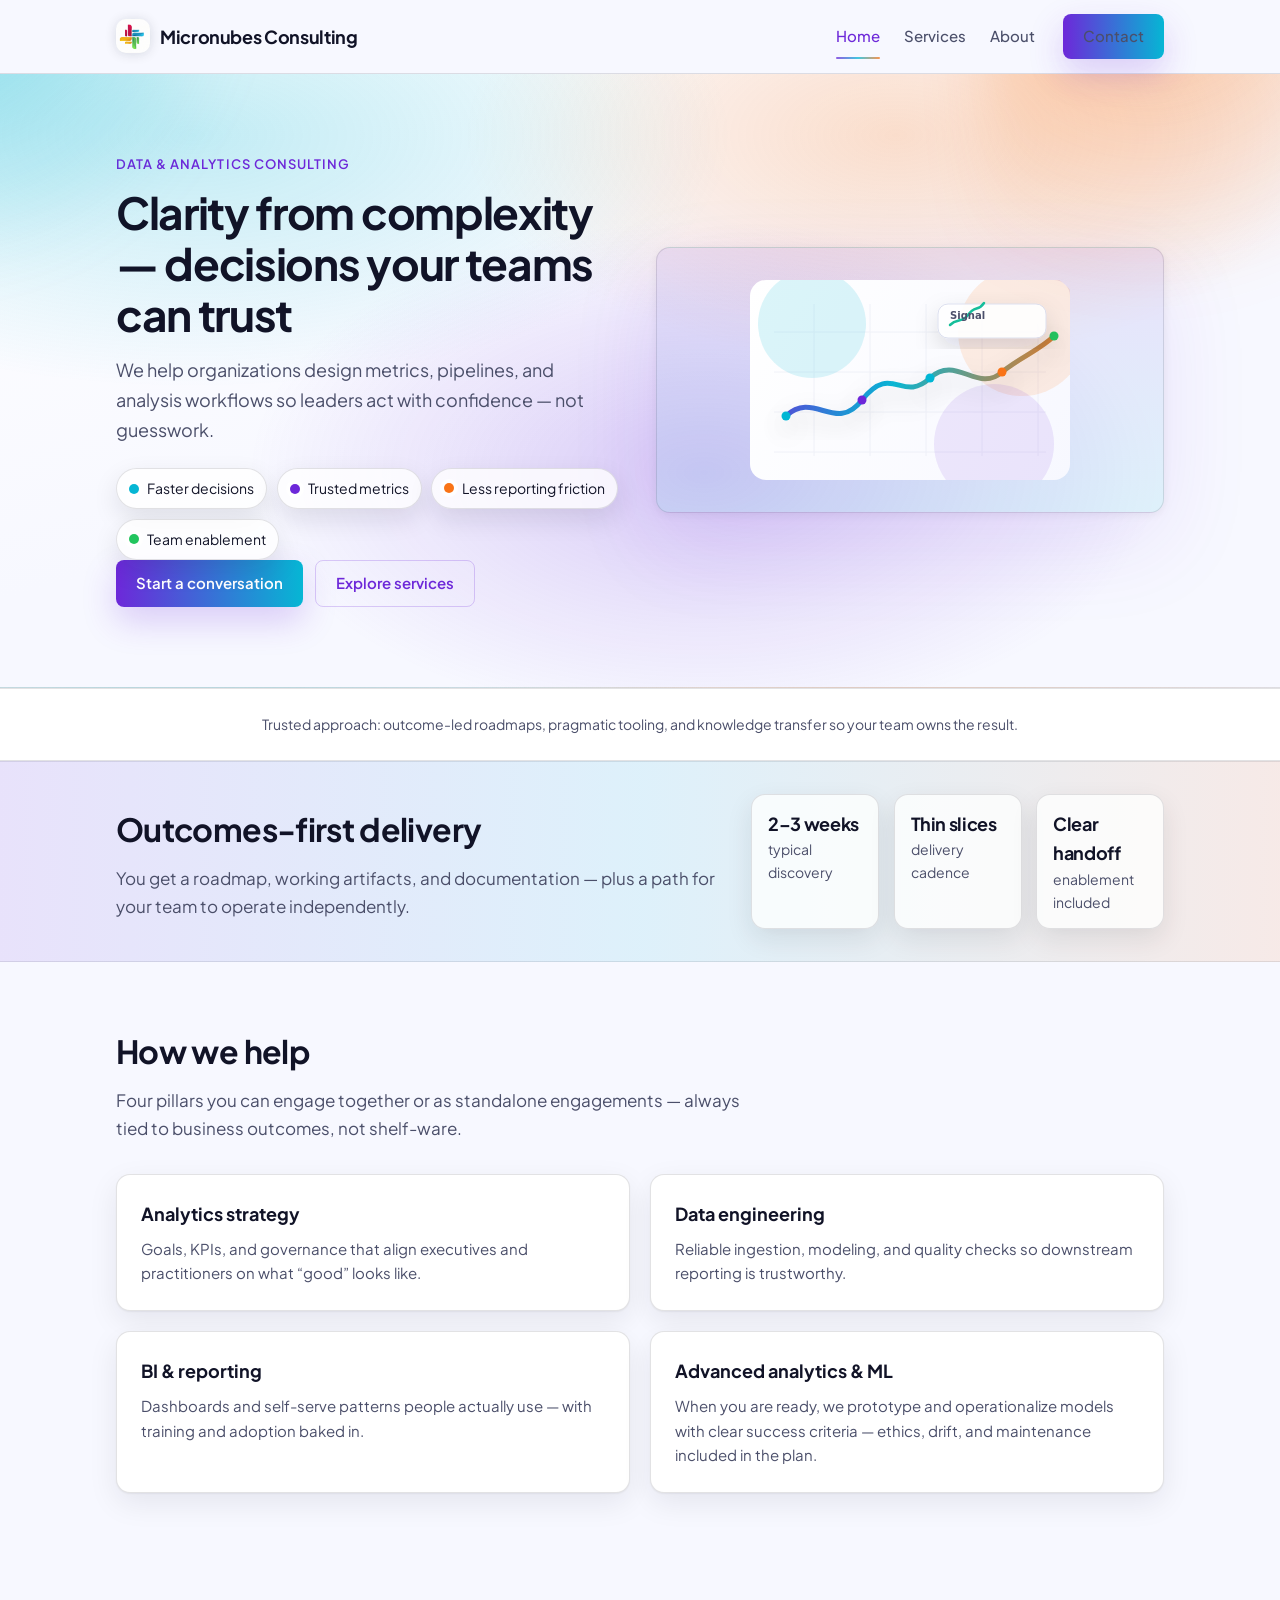
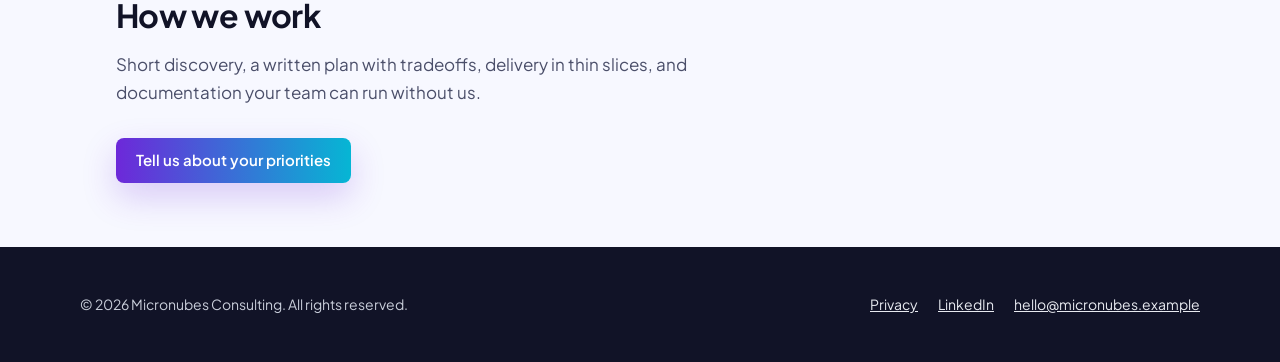
<file: index.html>
<!DOCTYPE html>
<html lang="en">
  <head>
    <meta charset="utf-8" />
    <meta name="viewport" content="width=device-width, initial-scale=1" />
    <title>Micronubes Consulting — Data &amp; analytics consulting</title>
    <meta
      name="description"
      content="Micronubes Consulting helps leaders turn data into faster decisions, clearer metrics, and lower risk — without the jargon."
    />
    <link rel="canonical" href="https://micronubes.example/" />
    <meta property="og:type" content="website" />
    <meta property="og:title" content="Micronubes Consulting — Data &amp; analytics consulting" />
    <meta
      property="og:description"
      content="Strategy, engineering, and insights that connect your data to the decisions that matter."
    />
    <meta property="og:url" content="https://micronubes.example/" />
    <meta property="og:image" content="https://micronubes.example/assets/og-image.svg" />
    <meta name="twitter:card" content="summary_large_image" />
    <meta name="twitter:title" content="Micronubes Consulting" />
    <meta name="twitter:image" content="https://micronubes.example/assets/og-image.svg" />
    <link rel="icon" href="assets/favicon.svg" type="image/svg+xml" />
    <link rel="preconnect" href="https://fonts.googleapis.com" />
    <link rel="preconnect" href="https://fonts.gstatic.com" crossorigin />
    <link
      href="https://fonts.googleapis.com/css2?family=Plus+Jakarta+Sans:wght@400;500;600;700&display=swap"
      rel="stylesheet"
    />
    <link rel="stylesheet" href="css/main.css" />
    <script src="js/site-config.js" defer></script>
    <script src="js/main.js" defer></script>
    <script type="application/ld+json">
      {
        "@context": "https://schema.org",
        "@type": "ProfessionalService",
        "name": "Micronubes Consulting",
        "description": "Data and analytics consulting: strategy, engineering, BI, and advanced analytics.",
        "url": "https://micronubes.example/",
        "email": "hello@micronubes.example",
        "sameAs": ["https://www.linkedin.com/company/micronubes-consulting"]
      }
    </script>
  </head>
  <body>
    <a class="skip-link" href="#main">Skip to content</a>
    <header class="site-header">
      <div class="site-header__inner">
        <a class="brand" href="index.html" aria-label="Micronubes Consulting home">
          <img class="brand__mark" src="assets/logo.png" alt="" width="34" height="34" />
          <span class="brand__name">Micronubes Consulting</span>
        </a>
        <button class="nav-toggle" type="button" aria-expanded="false" aria-controls="site-nav" aria-label="Open menu">
          <span class="nav-toggle__bar"></span>
          <span class="nav-toggle__bar"></span>
          <span class="nav-toggle__bar"></span>
        </button>
        <nav class="nav" id="site-nav" aria-label="Primary">
          <a href="index.html" aria-current="page">Home</a>
          <a href="services/index.html">Services</a>
          <a href="about/index.html">About</a>
          <a href="contact/index.html" class="btn btn--primary">Contact</a>
        </nav>
      </div>
    </header>
    <main id="main">
      <section class="hero reveal">
        <div class="container hero__grid">
          <div>
            <p class="hero__eyebrow">Data &amp; analytics consulting</p>
            <h1>Clarity from complexity — decisions your teams can trust</h1>
            <p class="hero__lead">
              We help organizations design metrics, pipelines, and analysis workflows so leaders act with confidence — not guesswork.
            </p>
            <div class="chips reveal" aria-label="Outcomes you can expect">
              <span class="chip"><span class="chip__dot chip__dot--a2" aria-hidden="true"></span>Faster decisions</span>
              <span class="chip"><span class="chip__dot chip__dot--a1" aria-hidden="true"></span>Trusted metrics</span>
              <span class="chip"><span class="chip__dot chip__dot--a3" aria-hidden="true"></span>Less reporting friction</span>
              <span class="chip"><span class="chip__dot chip__dot--a4" aria-hidden="true"></span>Team enablement</span>
            </div></n>
            <div class="hero__actions">
              <a class="btn btn--primary" href="contact/index.html">Start a conversation</a>
              <a class="btn btn--ghost" href="services/index.html">Explore services</a>
            </div>
          </div>
          <div class="hero__visual" aria-hidden="true">
            <img src="assets/hero-chart.svg" alt="" width="320" height="200" />
          </div>
        </div>
      </section>
      <section class="trust reveal">
        <div class="container">
          <p>
            Trusted approach: outcome-led roadmaps, pragmatic tooling, and knowledge transfer so your team owns the result.
          </p>
        </div>
      </section>
      <section class="band section--tight reveal">
        <div class="container band__inner">
          <div>
            <h2 class="section__title">Outcomes-first delivery</h2>
            <p class="section__intro" style="margin-bottom: 0">
              You get a roadmap, working artifacts, and documentation — plus a path for your team to operate independently.
            </p>
          </div>
          <div class="kpis" aria-label="Engagement highlights">
            <div class="kpi">
              <strong>2–3 weeks</strong>
              <span>typical discovery</span>
            </div>
            <div class="kpi">
              <strong>Thin slices</strong>
              <span>delivery cadence</span>
            </div>
            <div class="kpi">
              <strong>Clear handoff</strong>
              <span>enablement included</span>
            </div>
          </div>
        </div>
      </section>
      <section class="section reveal">
        <div class="container">
          <h2 class="section__title">How we help</h2>
          <p class="section__intro">
            Four pillars you can engage together or as standalone engagements — always tied to business outcomes, not shelf-ware.
          </p>
          <div class="grid-2">
            <article class="card">
              <h3>Analytics strategy</h3>
              <p>Goals, KPIs, and governance that align executives and practitioners on what “good” looks like.</p>
            </article>
            <article class="card">
              <h3>Data engineering</h3>
              <p>Reliable ingestion, modeling, and quality checks so downstream reporting is trustworthy.</p>
            </article>
            <article class="card">
              <h3>BI &amp; reporting</h3>
              <p>Dashboards and self-serve patterns people actually use — with training and adoption baked in.</p>
            </article>
            <article class="card">
              <h3>Advanced analytics &amp; ML</h3>
              <p>
                When you are ready, we prototype and operationalize models with clear success criteria — ethics, drift, and maintenance
                included in the plan.
              </p>
            </article>
          </div>
        </div>
      </section>
      <section class="section section--tight reveal">
        <div class="container">
          <h2 class="section__title">How we work</h2>
          <p class="section__intro">
            Short discovery, a written plan with tradeoffs, delivery in thin slices, and documentation your team can run without us.
          </p>
          <p class="section__intro" style="margin-top: 1rem">
            <a class="btn btn--primary" href="contact/index.html">Tell us about your priorities</a>
          </p>
        </div>
      </section>
    </main>
    <footer class="site-footer">
      <div class="site-footer__inner">
        <p>&copy; <span id="footer-year"></span> Micronubes Consulting. All rights reserved.</p>
        <div class="site-footer__links">
          <a href="privacy/index.html">Privacy</a>
          <a data-site-linkedin href="#" rel="noopener noreferrer">LinkedIn</a>
          <a data-site-email href="#">Email</a>
        </div>
      </div>
    </footer>
  </body>
</html>
</file>
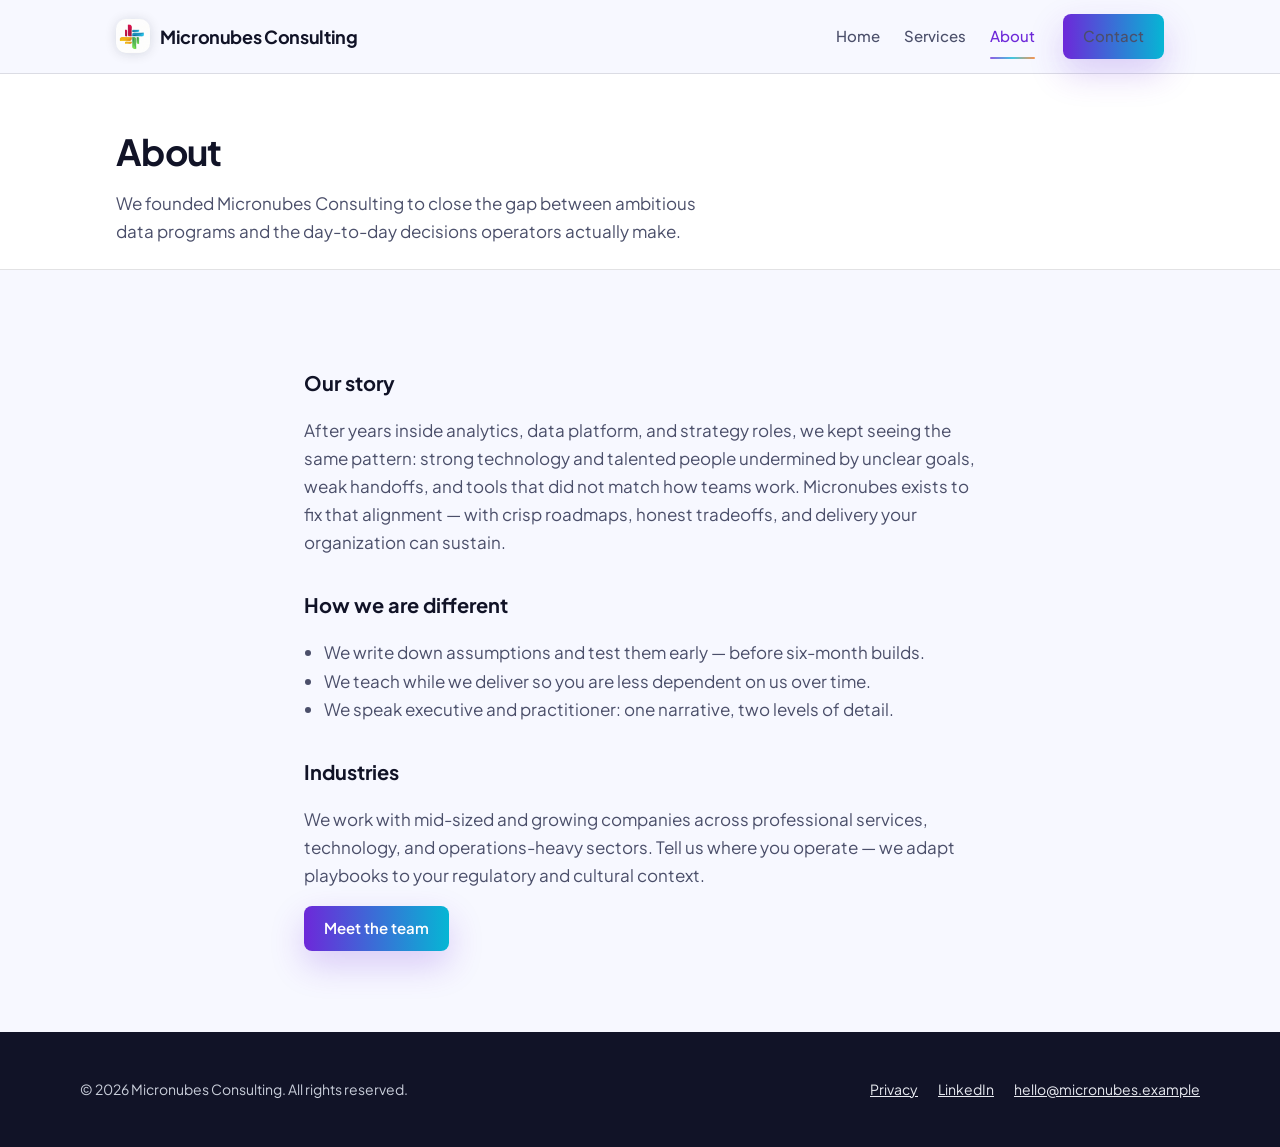
<file: about/index.html>
<!DOCTYPE html>
<html lang="en">
  <head>
    <meta charset="utf-8" />
    <meta name="viewport" content="width=device-width, initial-scale=1" />
    <title>About — Micronubes Consulting</title>
    <meta
      name="description"
      content="Micronubes Consulting is a data and analytics consultancy focused on decisions, trust, and practical delivery."
    />
    <link rel="canonical" href="https://micronubes.example/about/" />
    <meta property="og:type" content="website" />
    <meta property="og:title" content="About — Micronubes Consulting" />
    <meta property="og:description" content="Pragmatic data partners for leaders who need clarity, not buzzwords." />
    <meta property="og:url" content="https://micronubes.example/about/" />
    <meta property="og:image" content="https://micronubes.example/assets/og-image.svg" />
    <meta name="twitter:card" content="summary_large_image" />
    <meta name="twitter:title" content="About — Micronubes Consulting" />
    <meta name="twitter:image" content="https://micronubes.example/assets/og-image.svg" />
    <link rel="icon" href="../assets/favicon.svg" type="image/svg+xml" />
    <link rel="preconnect" href="https://fonts.googleapis.com" />
    <link rel="preconnect" href="https://fonts.gstatic.com" crossorigin />
    <link
      href="https://fonts.googleapis.com/css2?family=Plus+Jakarta+Sans:wght@400;500;600;700&display=swap"
      rel="stylesheet"
    />
    <link rel="stylesheet" href="../css/main.css" />
    <script src="../js/site-config.js" defer></script>
    <script src="../js/main.js" defer></script>
  </head>
  <body>
    <a class="skip-link" href="#main">Skip to content</a>
    <header class="site-header">
      <div class="site-header__inner">
        <a class="brand" href="../index.html" aria-label="Micronubes Consulting home">
          <img class="brand__mark" src="../assets/logo.png" alt="" width="34" height="34" />
          <span class="brand__name">Micronubes Consulting</span>
        </a>
        <button class="nav-toggle" type="button" aria-expanded="false" aria-controls="site-nav" aria-label="Open menu">
          <span class="nav-toggle__bar"></span>
          <span class="nav-toggle__bar"></span>
          <span class="nav-toggle__bar"></span>
        </button>
        <nav class="nav" id="site-nav" aria-label="Primary">
          <a href="../index.html">Home</a>
          <a href="../services/index.html">Services</a>
          <a href="index.html" aria-current="page">About</a>
          <a href="../contact/index.html" class="btn btn--primary">Contact</a>
        </nav>
      </div>
    </header>
    <main id="main">
      <header class="page-header reveal">
        <div class="container">
          <h1>About</h1>
          <p class="lede">
            We founded Micronubes Consulting to close the gap between ambitious data programs and the day-to-day decisions operators
            actually make.
          </p>
        </div>
      </header>
      <div class="container section prose">
        <h2>Our story</h2>
        <p>
          After years inside analytics, data platform, and strategy roles, we kept seeing the same pattern: strong technology and
          talented people undermined by unclear goals, weak handoffs, and tools that did not match how teams work. Micronubes exists to fix
          that alignment — with crisp roadmaps, honest tradeoffs, and delivery your organization can sustain.
        </p>
        <h2>How we are different</h2>
        <ul>
          <li>We write down assumptions and test them early — before six-month builds.</li>
          <li>We teach while we deliver so you are less dependent on us over time.</li>
          <li>We speak executive and practitioner: one narrative, two levels of detail.</li>
        </ul>
        <h2>Industries</h2>
        <p>
          We work with mid-sized and growing companies across professional services, technology, and operations-heavy sectors. Tell us
          where you operate — we adapt playbooks to your regulatory and cultural context.
        </p>
        <p><a class="btn btn--primary" href="../contact/index.html">Meet the team</a></p>
      </div>
    </main>
    <footer class="site-footer">
      <div class="site-footer__inner">
        <p>&copy; <span id="footer-year"></span> Micronubes Consulting. All rights reserved.</p>
        <div class="site-footer__links">
          <a href="../privacy/index.html">Privacy</a>
          <a data-site-linkedin href="#" rel="noopener noreferrer">LinkedIn</a>
          <a data-site-email href="#">Email</a>
        </div>
      </div>
    </footer>
  </body>
</html>
</file>
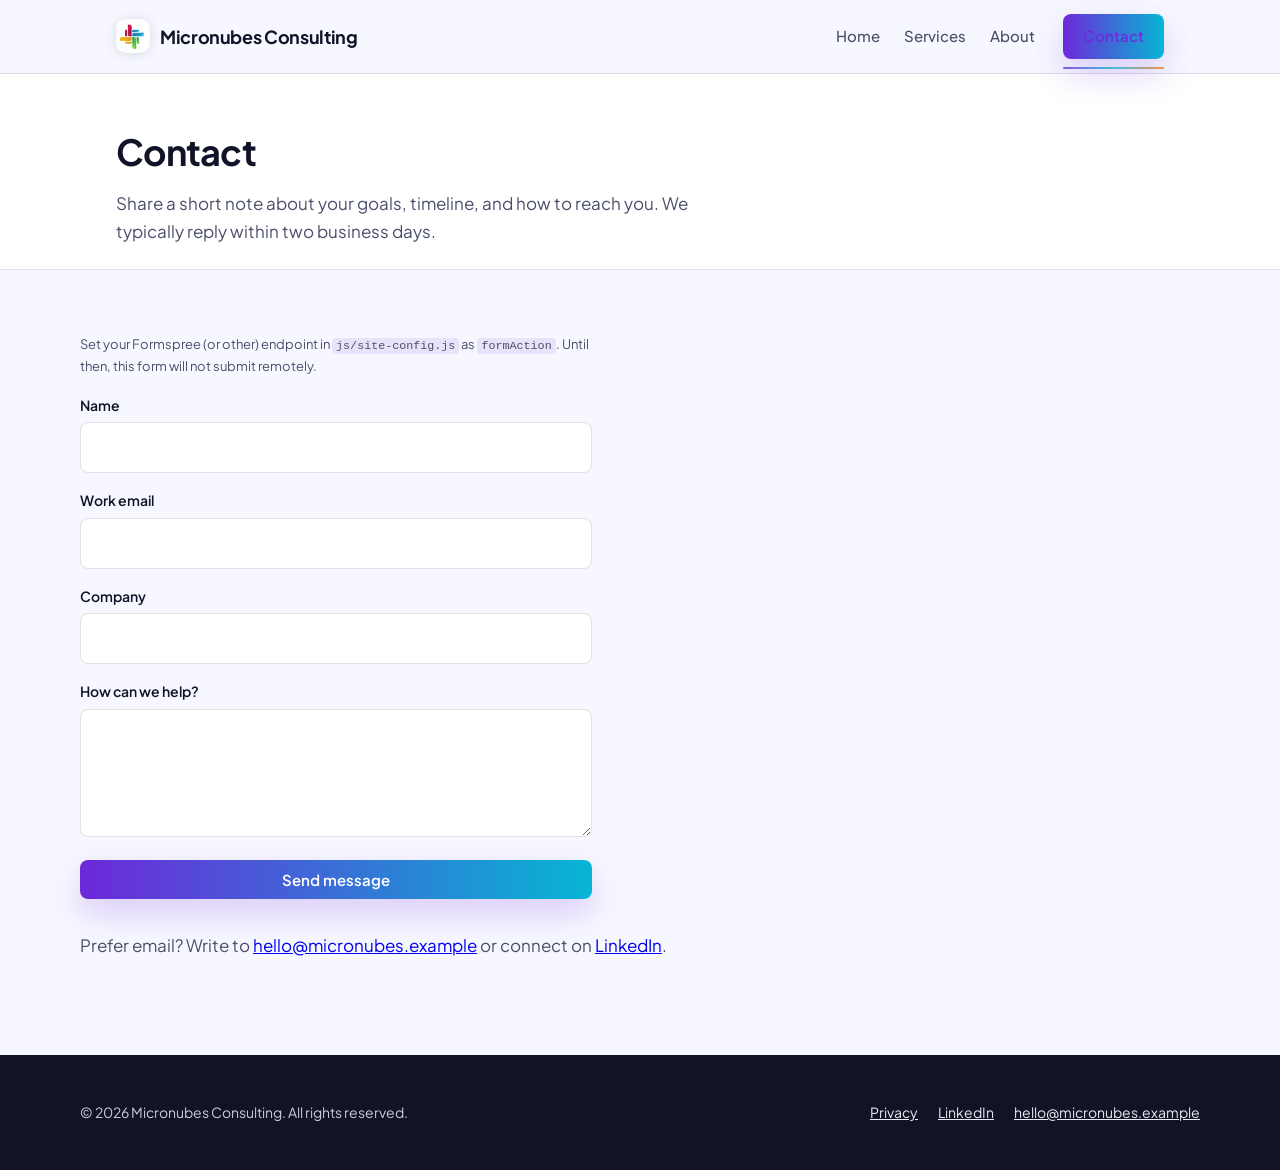
<file: contact/index.html>
<!DOCTYPE html>
<html lang="en">
  <head>
    <meta charset="utf-8" />
    <meta name="viewport" content="width=device-width, initial-scale=1" />
    <title>Contact — Micronubes Consulting</title>
    <meta name="description" content="Contact Micronubes Consulting about analytics strategy, data engineering, BI, or advanced analytics." />
    <link rel="canonical" href="https://micronubes.example/contact/" />
    <meta property="og:type" content="website" />
    <meta property="og:title" content="Contact — Micronubes Consulting" />
    <meta property="og:description" content="Tell us about your priorities — we respond within two business days." />
    <meta property="og:url" content="https://micronubes.example/contact/" />
    <meta property="og:image" content="https://micronubes.example/assets/og-image.svg" />
    <meta name="twitter:card" content="summary_large_image" />
    <meta name="twitter:title" content="Contact — Micronubes Consulting" />
    <meta name="twitter:image" content="https://micronubes.example/assets/og-image.svg" />
    <link rel="icon" href="../assets/favicon.svg" type="image/svg+xml" />
    <link rel="preconnect" href="https://fonts.googleapis.com" />
    <link rel="preconnect" href="https://fonts.gstatic.com" crossorigin />
    <link
      href="https://fonts.googleapis.com/css2?family=Plus+Jakarta+Sans:wght@400;500;600;700&display=swap"
      rel="stylesheet"
    />
    <link rel="stylesheet" href="../css/main.css" />
    <script src="../js/site-config.js" defer></script>
    <script src="../js/main.js" defer></script>
  </head>
  <body>
    <a class="skip-link" href="#main">Skip to content</a>
    <header class="site-header">
      <div class="site-header__inner">
        <a class="brand" href="../index.html" aria-label="Micronubes Consulting home">
          <img class="brand__mark" src="../assets/logo.png" alt="" width="34" height="34" />
          <span class="brand__name">Micronubes Consulting</span>
        </a>
        <button class="nav-toggle" type="button" aria-expanded="false" aria-controls="site-nav" aria-label="Open menu">
          <span class="nav-toggle__bar"></span>
          <span class="nav-toggle__bar"></span>
          <span class="nav-toggle__bar"></span>
        </button>
        <nav class="nav" id="site-nav" aria-label="Primary">
          <a href="../index.html">Home</a>
          <a href="../services/index.html">Services</a>
          <a href="../about/index.html">About</a>
          <a href="index.html" class="btn btn--primary" aria-current="page">Contact</a>
        </nav>
      </div>
    </header>
    <main id="main">
      <header class="page-header reveal">
        <div class="container">
          <h1>Contact</h1>
          <p class="lede">
            Share a short note about your goals, timeline, and how to reach you. We typically reply within two business days.
          </p>
        </div>
      </header>
      <div class="container section reveal">
        <form id="contact-form" class="form" method="post" action="#" novalidate>
          <p class="form__hint">
            Set your Formspree (or other) endpoint in <code>js/site-config.js</code> as <code>formAction</code>. Until then, this form will
            not submit remotely.
          </p>
          <div>
            <label for="name">Name</label>
            <input id="name" name="name" type="text" autocomplete="name" required />
          </div>
          <div>
            <label for="email">Work email</label>
            <input id="email" name="email" type="email" autocomplete="email" required />
          </div>
          <div>
            <label for="company">Company</label>
            <input id="company" name="company" type="text" autocomplete="organization" />
          </div>
          <div>
            <label for="message">How can we help?</label>
            <textarea id="message" name="message" required></textarea>
          </div>
          <input type="text" name="_gotcha" style="display: none" tabindex="-1" autocomplete="off" aria-hidden="true" />
          <button class="btn btn--primary" type="submit">Send message</button>
        </form>
        <p class="section__intro" style="margin-top: 2rem">
          Prefer email? Write to <a data-site-email href="#">hello@micronubes.example</a> or connect on
          <a data-site-linkedin href="#" rel="noopener noreferrer">LinkedIn</a>.
        </p>
      </div>
    </main>
    <footer class="site-footer">
      <div class="site-footer__inner">
        <p>&copy; <span id="footer-year"></span> Micronubes Consulting. All rights reserved.</p>
        <div class="site-footer__links">
          <a href="../privacy/index.html">Privacy</a>
          <a data-site-linkedin href="#" rel="noopener noreferrer">LinkedIn</a>
          <a data-site-email href="#">Email</a>
        </div>
      </div>
    </footer>
  </body>
</html>
</file>
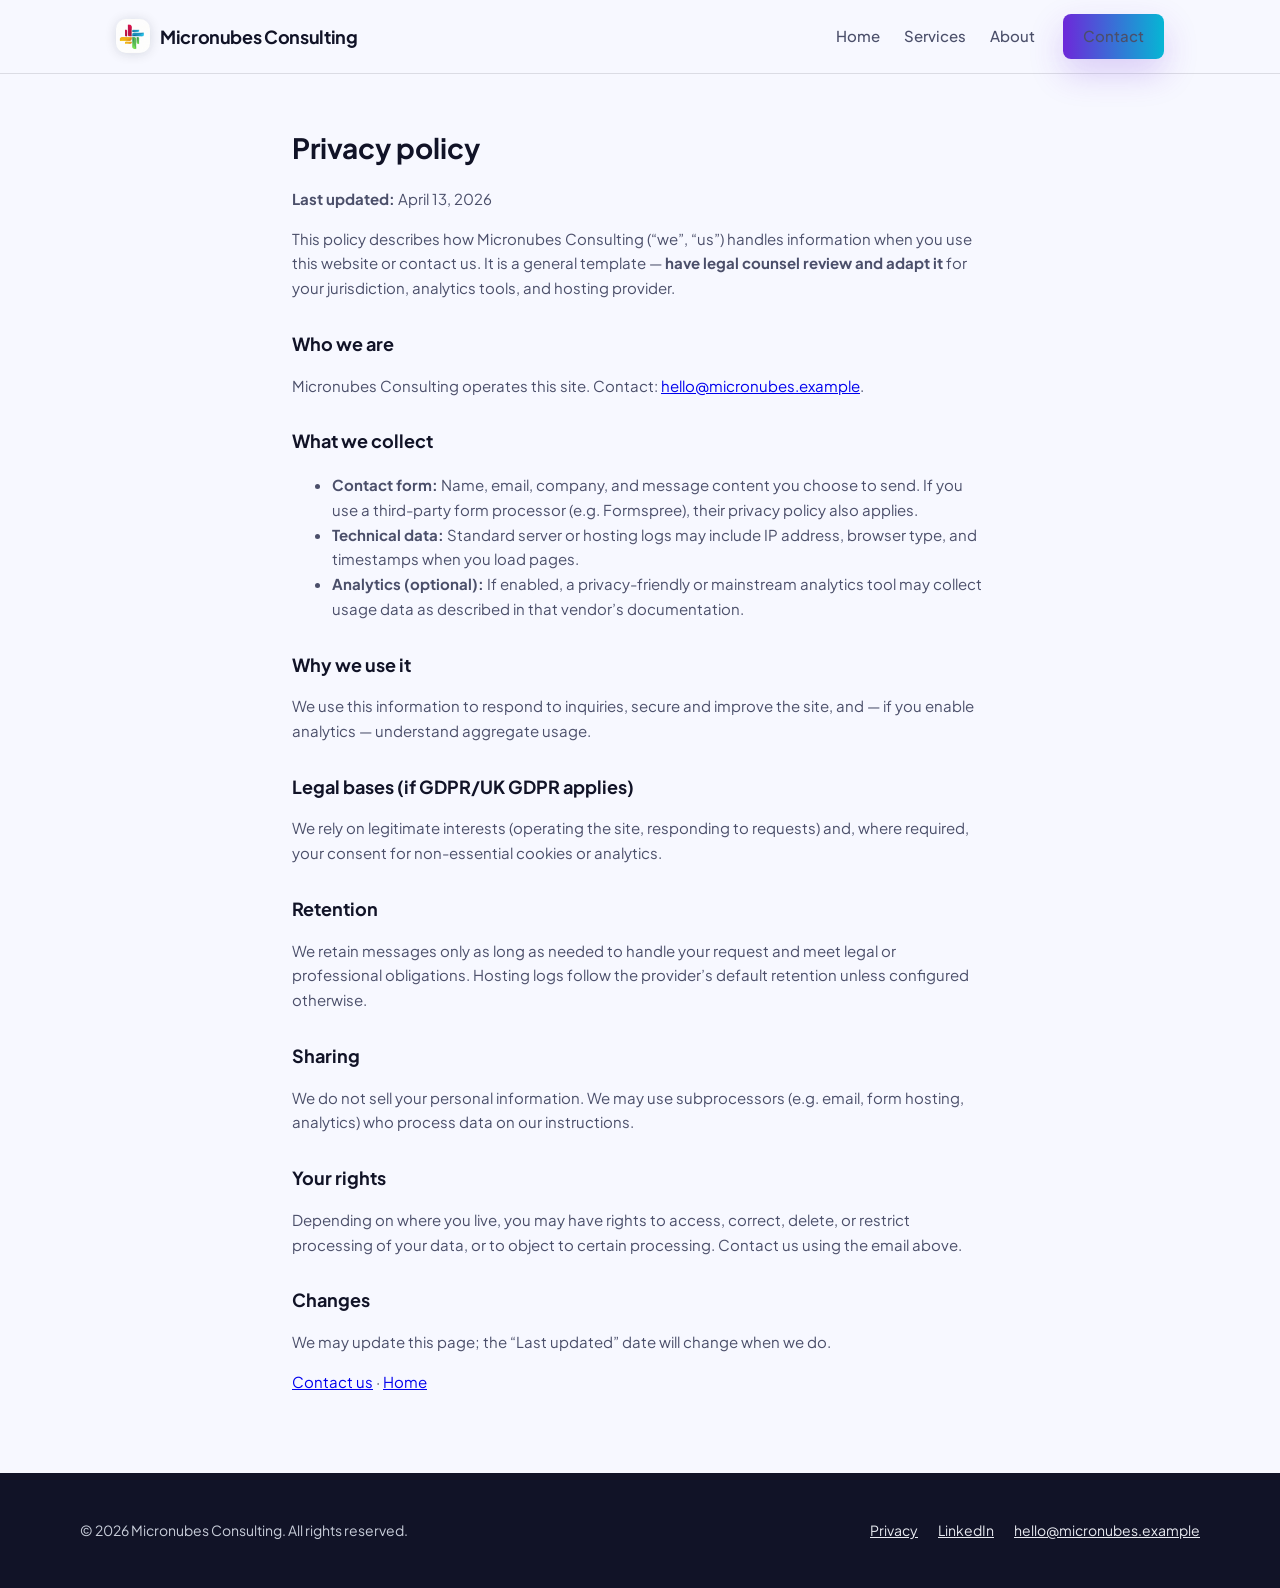
<file: privacy/index.html>
<!DOCTYPE html>
<html lang="en">
  <head>
    <meta charset="utf-8" />
    <meta name="viewport" content="width=device-width, initial-scale=1" />
    <title>Privacy policy — Micronubes Consulting</title>
    <meta name="description" content="Privacy policy for Micronubes Consulting website and contact form." />
    <link rel="canonical" href="https://micronubes.example/privacy/" />
    <meta property="og:type" content="website" />
    <meta property="og:title" content="Privacy — Micronubes Consulting" />
    <meta property="og:description" content="How we handle information collected through this website." />
    <meta property="og:url" content="https://micronubes.example/privacy/" />
    <meta property="og:image" content="https://micronubes.example/assets/og-image.svg" />
    <link rel="icon" href="../assets/favicon.svg" type="image/svg+xml" />
    <link rel="preconnect" href="https://fonts.googleapis.com" />
    <link rel="preconnect" href="https://fonts.gstatic.com" crossorigin />
    <link
      href="https://fonts.googleapis.com/css2?family=Plus+Jakarta+Sans:wght@400;500;600;700&display=swap"
      rel="stylesheet"
    />
    <link rel="stylesheet" href="../css/main.css" />
    <script src="../js/site-config.js" defer></script>
    <script src="../js/main.js" defer></script>
  </head>
  <body>
    <a class="skip-link" href="#main">Skip to content</a>
    <header class="site-header">
      <div class="site-header__inner">
        <a class="brand" href="../index.html" aria-label="Micronubes Consulting home">
          <img class="brand__mark" src="../assets/logo.png" alt="" width="34" height="34" />
          <span class="brand__name">Micronubes Consulting</span>
        </a>
        <button class="nav-toggle" type="button" aria-expanded="false" aria-controls="site-nav" aria-label="Open menu">
          <span class="nav-toggle__bar"></span>
          <span class="nav-toggle__bar"></span>
          <span class="nav-toggle__bar"></span>
        </button>
        <nav class="nav" id="site-nav" aria-label="Primary">
          <a href="../index.html">Home</a>
          <a href="../services/index.html">Services</a>
          <a href="../about/index.html">About</a>
          <a href="../contact/index.html" class="btn btn--primary">Contact</a>
        </nav>
      </div>
    </header>
    <main id="main" class="legal-prose reveal">
      <h1>Privacy policy</h1>
      <p><strong>Last updated:</strong> April 13, 2026</p>
      <p>
        This policy describes how Micronubes Consulting (“we”, “us”) handles information when you use this website or contact us. It is a
        general template — <strong>have legal counsel review and adapt it</strong> for your jurisdiction, analytics tools, and hosting
        provider.
      </p>
      <h2>Who we are</h2>
      <p>
        Micronubes Consulting operates this site. Contact: <a data-site-email href="#">hello@micronubes.example</a>.
      </p>
      <h2>What we collect</h2>
      <ul>
        <li>
          <strong>Contact form:</strong> Name, email, company, and message content you choose to send. If you use a third-party form
          processor (e.g. Formspree), their privacy policy also applies.
        </li>
        <li>
          <strong>Technical data:</strong> Standard server or hosting logs may include IP address, browser type, and timestamps when you
          load pages.
        </li>
        <li>
          <strong>Analytics (optional):</strong> If enabled, a privacy-friendly or mainstream analytics tool may collect usage data as
          described in that vendor’s documentation.
        </li>
      </ul>
      <h2>Why we use it</h2>
      <p>We use this information to respond to inquiries, secure and improve the site, and — if you enable analytics — understand aggregate usage.</p>
      <h2>Legal bases (if GDPR/UK GDPR applies)</h2>
      <p>We rely on legitimate interests (operating the site, responding to requests) and, where required, your consent for non-essential cookies or analytics.</p>
      <h2>Retention</h2>
      <p>We retain messages only as long as needed to handle your request and meet legal or professional obligations. Hosting logs follow the provider’s default retention unless configured otherwise.</p>
      <h2>Sharing</h2>
      <p>We do not sell your personal information. We may use subprocessors (e.g. email, form hosting, analytics) who process data on our instructions.</p>
      <h2>Your rights</h2>
      <p>Depending on where you live, you may have rights to access, correct, delete, or restrict processing of your data, or to object to certain processing. Contact us using the email above.</p>
      <h2>Changes</h2>
      <p>We may update this page; the “Last updated” date will change when we do.</p>
      <p><a href="../contact/index.html">Contact us</a> · <a href="../index.html">Home</a></p>
    </main>
    <footer class="site-footer">
      <div class="site-footer__inner">
        <p>&copy; <span id="footer-year"></span> Micronubes Consulting. All rights reserved.</p>
        <div class="site-footer__links">
          <a href="index.html">Privacy</a>
          <a data-site-linkedin href="#" rel="noopener noreferrer">LinkedIn</a>
          <a data-site-email href="#">Email</a>
        </div>
      </div>
    </footer>
  </body>
</html>
</file>
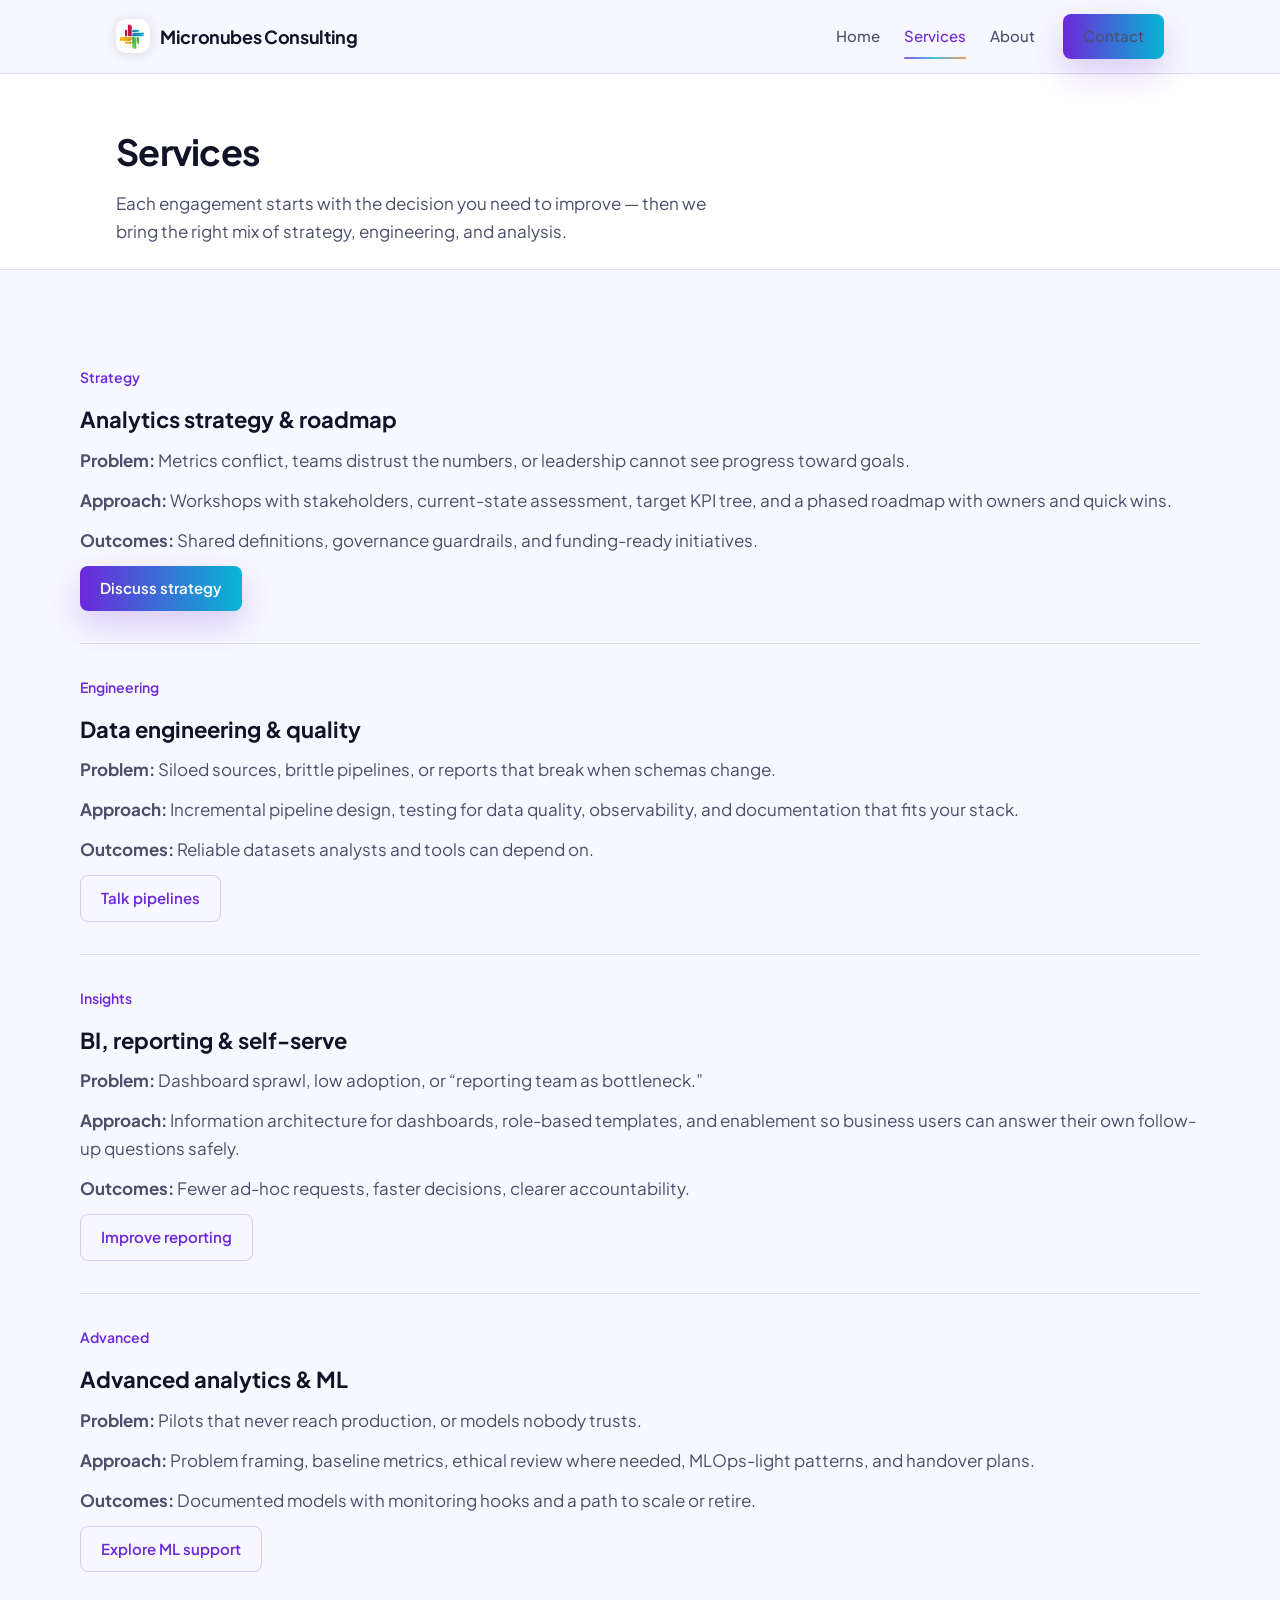
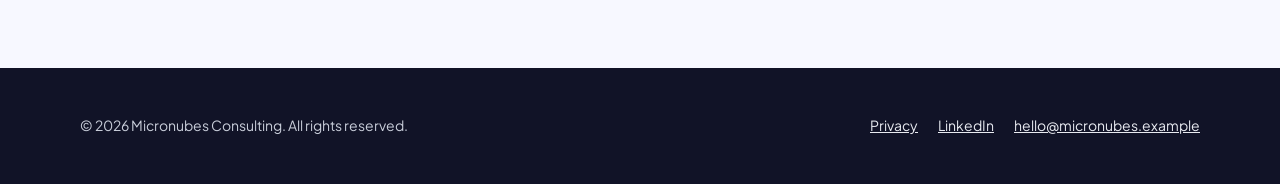
<file: services/index.html>
<!DOCTYPE html>
<html lang="en">
  <head>
    <meta charset="utf-8" />
    <meta name="viewport" content="width=device-width, initial-scale=1" />
    <title>Services — Micronubes Consulting</title>
    <meta
      name="description"
      content="Analytics strategy, data engineering, BI and reporting, and advanced analytics engagements from Micronubes Consulting."
    />
    <link rel="canonical" href="https://micronubes.example/services/" />
    <meta property="og:type" content="website" />
    <meta property="og:title" content="Services — Micronubes Consulting" />
    <meta property="og:description" content="Outcome-led data and analytics services for growing organizations." />
    <meta property="og:url" content="https://micronubes.example/services/" />
    <meta property="og:image" content="https://micronubes.example/assets/og-image.svg" />
    <meta name="twitter:card" content="summary_large_image" />
    <meta name="twitter:title" content="Services — Micronubes Consulting" />
    <meta name="twitter:image" content="https://micronubes.example/assets/og-image.svg" />
    <link rel="icon" href="../assets/favicon.svg" type="image/svg+xml" />
    <link rel="preconnect" href="https://fonts.googleapis.com" />
    <link rel="preconnect" href="https://fonts.gstatic.com" crossorigin />
    <link
      href="https://fonts.googleapis.com/css2?family=Plus+Jakarta+Sans:wght@400;500;600;700&display=swap"
      rel="stylesheet"
    />
    <link rel="stylesheet" href="../css/main.css" />
    <script src="../js/site-config.js" defer></script>
    <script src="../js/main.js" defer></script>
  </head>
  <body>
    <a class="skip-link" href="#main">Skip to content</a>
    <header class="site-header">
      <div class="site-header__inner">
        <a class="brand" href="../index.html" aria-label="Micronubes Consulting home">
          <img class="brand__mark" src="../assets/logo.png" alt="" width="34" height="34" />
          <span class="brand__name">Micronubes Consulting</span>
        </a>
        <button class="nav-toggle" type="button" aria-expanded="false" aria-controls="site-nav" aria-label="Open menu">
          <span class="nav-toggle__bar"></span>
          <span class="nav-toggle__bar"></span>
          <span class="nav-toggle__bar"></span>
        </button>
        <nav class="nav" id="site-nav" aria-label="Primary">
          <a href="../index.html">Home</a>
          <a href="index.html" aria-current="page">Services</a>
          <a href="../about/index.html">About</a>
          <a href="../contact/index.html" class="btn btn--primary">Contact</a>
        </nav>
      </div>
    </header>
    <main id="main">
      <header class="page-header reveal">
        <div class="container">
          <h1>Services</h1>
          <p class="lede">
            Each engagement starts with the decision you need to improve — then we bring the right mix of strategy, engineering, and
            analysis.
          </p>
        </div>
      </header>
      <div class="container section">
        <article class="service-block">
          <p class="meta">Strategy</p>
          <h2>Analytics strategy &amp; roadmap</h2>
          <p>
            <strong>Problem:</strong> Metrics conflict, teams distrust the numbers, or leadership cannot see progress toward goals.
          </p>
          <p>
            <strong>Approach:</strong> Workshops with stakeholders, current-state assessment, target KPI tree, and a phased roadmap with
            owners and quick wins.
          </p>
          <p><strong>Outcomes:</strong> Shared definitions, governance guardrails, and funding-ready initiatives.</p>
          <a class="btn btn--primary" href="../contact/index.html">Discuss strategy</a>
        </article>
        <article class="service-block">
          <p class="meta">Engineering</p>
          <h2>Data engineering &amp; quality</h2>
          <p>
            <strong>Problem:</strong> Siloed sources, brittle pipelines, or reports that break when schemas change.
          </p>
          <p>
            <strong>Approach:</strong> Incremental pipeline design, testing for data quality, observability, and documentation that fits
            your stack.
          </p>
          <p><strong>Outcomes:</strong> Reliable datasets analysts and tools can depend on.</p>
          <a class="btn btn--ghost" href="../contact/index.html">Talk pipelines</a>
        </article>
        <article class="service-block">
          <p class="meta">Insights</p>
          <h2>BI, reporting &amp; self-serve</h2>
          <p>
            <strong>Problem:</strong> Dashboard sprawl, low adoption, or “reporting team as bottleneck.”
          </p>
          <p>
            <strong>Approach:</strong> Information architecture for dashboards, role-based templates, and enablement so business users can
            answer their own follow-up questions safely.
          </p>
          <p><strong>Outcomes:</strong> Fewer ad-hoc requests, faster decisions, clearer accountability.</p>
          <a class="btn btn--ghost" href="../contact/index.html">Improve reporting</a>
        </article>
        <article class="service-block">
          <p class="meta">Advanced</p>
          <h2>Advanced analytics &amp; ML</h2>
          <p>
            <strong>Problem:</strong> Pilots that never reach production, or models nobody trusts.
          </p>
          <p>
            <strong>Approach:</strong> Problem framing, baseline metrics, ethical review where needed, MLOps-light patterns, and handover
            plans.
          </p>
          <p><strong>Outcomes:</strong> Documented models with monitoring hooks and a path to scale or retire.</p>
          <a class="btn btn--ghost" href="../contact/index.html">Explore ML support</a>
        </article>
      </div>
    </main>
    <footer class="site-footer">
      <div class="site-footer__inner">
        <p>&copy; <span id="footer-year"></span> Micronubes Consulting. All rights reserved.</p>
        <div class="site-footer__links">
          <a href="../privacy/index.html">Privacy</a>
          <a data-site-linkedin href="#" rel="noopener noreferrer">LinkedIn</a>
          <a data-site-email href="#">Email</a>
        </div>
      </div>
    </footer>
  </body>
</html>
</file>
<file: css/main.css>
/* Micronubes Consulting — static site baseline */
:root {
  --color-bg: #f7f8ff;
  --color-surface: #ffffff;
  --color-text: #111327;
  --color-text-muted: #4b4f6a;
  --color-border: rgba(17, 19, 39, 0.12);

  /* Colorful brand accents */
  --accent1: #6d28d9; /* purple */
  --accent1-hover: #5b21b6;
  --accent2: #06b6d4; /* cyan */
  --accent3: #f97316; /* orange */
  --accent4: #22c55e; /* green */

  --color-accent: var(--accent1);
  --color-accent-hover: var(--accent1-hover);
  --color-accent-soft: rgba(109, 40, 217, 0.10);

  --gradient-hero: radial-gradient(900px 420px at 15% 10%, rgba(6, 182, 212, 0.24), transparent 60%),
    radial-gradient(720px 380px at 70% 10%, rgba(249, 115, 22, 0.22), transparent 60%),
    radial-gradient(760px 420px at 55% 65%, rgba(109, 40, 217, 0.22), transparent 60%),
    linear-gradient(165deg, var(--color-surface) 0%, var(--color-bg) 55%);

  --font-sans: "Plus Jakarta Sans", system-ui, -apple-system, "Segoe UI", sans-serif;
  --radius: 14px;
  --shadow: 0 1px 2px rgba(17, 19, 39, 0.06), 0 10px 30px rgba(17, 19, 39, 0.08);
  --shadow-strong: 0 2px 10px rgba(17, 19, 39, 0.10), 0 22px 70px rgba(17, 19, 39, 0.14);
  --max: 70rem;
  --space: clamp(1rem, 4vw, 2.25rem);

  --ease-out: cubic-bezier(0.16, 1, 0.3, 1);
}

*,
*::before,
*::after {
  box-sizing: border-box;
}

html {
  scroll-behavior: smooth;
}

body {
  margin: 0;
  font-family: var(--font-sans);
  font-size: 1.0625rem;
  line-height: 1.65;
  color: var(--color-text);
  background: var(--color-bg);
  min-height: 100vh;
  display: flex;
  flex-direction: column;
}

:focus-visible {
  outline: 2px solid var(--color-accent);
  outline-offset: 2px;
}

.skip-link {
  position: absolute;
  left: -9999px;
  z-index: 999;
  padding: 0.5rem 1rem;
  background: var(--color-accent);
  color: #fff;
  text-decoration: none;
}

.skip-link:focus {
  left: var(--space);
  top: 0.5rem;
}

.site-header {
  position: sticky;
  top: 0;
  z-index: 50;
  background: rgba(247, 248, 255, 0.86);
  backdrop-filter: blur(8px);
  border-bottom: 1px solid var(--color-border);
}

.site-header__inner {
  max-width: var(--max);
  margin: 0 auto;
  padding: 0.875rem var(--space);
  display: flex;
  align-items: center;
  justify-content: space-between;
  gap: 1rem;
}

.brand {
  display: inline-flex;
  align-items: center;
  gap: 0.625rem;
  text-decoration: none;
  color: var(--color-text);
  min-width: 0;
}

.brand:hover {
  color: var(--color-accent);
}

.brand__mark {
  width: 34px;
  height: 34px;
  border-radius: 10px;
  box-shadow: 0 1px 12px rgba(17, 19, 39, 0.14);
  background: #fff;
  object-fit: cover;
}

.brand__name {
  font-weight: 700;
  font-size: 1.125rem;
  letter-spacing: -0.02em;
  white-space: nowrap;
  overflow: hidden;
  text-overflow: ellipsis;
}

.nav-toggle {
  display: none;
  padding: 0.5rem;
  border: 1px solid var(--color-border);
  background: var(--color-surface);
  border-radius: 6px;
  cursor: pointer;
  font: inherit;
  color: var(--color-text);
}

.nav-toggle__bar {
  display: block;
  width: 1.25rem;
  height: 2px;
  background: currentColor;
  margin: 4px 0;
}

.nav {
  display: flex;
  align-items: center;
  gap: 0.25rem 1.5rem;
  flex-wrap: wrap;
}

.nav a {
  color: var(--color-text-muted);
  text-decoration: none;
  font-weight: 500;
  font-size: 0.9375rem;
  position: relative;
  transition: color 0.18s var(--ease-out);
}

.nav a:hover,
.nav a[aria-current="page"] {
  color: var(--color-accent);
}

.nav a::before {
  content: "";
  position: absolute;
  left: 0;
  bottom: -10px;
  width: 100%;
  height: 2px;
  border-radius: 999px;
  background: linear-gradient(90deg, var(--accent1), var(--accent2));
  opacity: 0;
  transform: scaleX(0.6);
  transform-origin: left;
  transition: opacity 0.18s var(--ease-out), transform 0.18s var(--ease-out);
}

.nav a:hover::before {
  opacity: 0.45;
  transform: scaleX(1);
}

.nav a[aria-current="page"]::after {
  content: "";
  position: absolute;
  left: 0;
  right: 0;
  bottom: -10px;
  height: 2px;
  background: linear-gradient(90deg, var(--accent1), var(--accent2), var(--accent3));
  border-radius: 999px;
  opacity: 0.75;
}

.nav .btn {
  margin-left: 0.25rem;
}

@media (max-width: 768px) {
  .nav-toggle {
    display: block;
  }

  .nav {
    display: none;
    position: absolute;
    left: 0;
    right: 0;
    top: 100%;
    flex-direction: column;
    align-items: stretch;
    padding: 1rem var(--space);
    background: var(--color-surface);
    border-bottom: 1px solid var(--color-border);
    box-shadow: var(--shadow);
  }

  .nav.is-open {
    display: flex;
  }

  .nav .btn {
    margin-left: 0;
    text-align: center;
  }
}

main {
  flex: 1;
}

.container {
  max-width: var(--max);
  margin: 0 auto;
  padding: 0 var(--space);
}

.hero {
  padding: clamp(2.5rem, 8vw, 5rem) 0;
  background: var(--gradient-hero);
  border-bottom: 1px solid var(--color-border);
  position: relative;
  overflow: clip;
}

.hero::before,
.hero::after {
  content: "";
  position: absolute;
  pointer-events: none;
  filter: blur(30px);
  opacity: 0.55;
  transform: translateZ(0);
}

.hero::before {
  width: 520px;
  height: 520px;
  left: -220px;
  top: -260px;
  background: radial-gradient(circle at 30% 30%, rgba(6, 182, 212, 0.85), transparent 60%);
}

.hero::after {
  width: 560px;
  height: 560px;
  right: -260px;
  top: -280px;
  background: radial-gradient(circle at 30% 30%, rgba(249, 115, 22, 0.78), transparent 60%);
}

.hero__grid {
  display: grid;
  gap: 2rem;
  align-items: center;
}

@media (min-width: 900px) {
  .hero__grid {
    grid-template-columns: 1fr 1fr;
  }
}

.hero__eyebrow {
  font-size: 0.8125rem;
  font-weight: 600;
  text-transform: uppercase;
  letter-spacing: 0.08em;
  color: var(--accent1);
  margin: 0 0 0.75rem;
}

.hero h1 {
  font-size: clamp(2rem, 4.5vw, 2.75rem);
  line-height: 1.15;
  letter-spacing: -0.03em;
  margin: 0 0 1rem;
}

.hero__lead {
  font-size: 1.125rem;
  color: var(--color-text-muted);
  margin: 0 0 1.5rem;
  max-width: 36ch;
}

.hero__actions {
  display: flex;
  flex-wrap: wrap;
  gap: 0.75rem;
}

.hero__visual {
  border-radius: var(--radius);
  background: linear-gradient(180deg, rgba(109, 40, 217, 0.10), rgba(6, 182, 212, 0.10));
  border: 1px solid rgba(17, 19, 39, 0.12);
  padding: clamp(1.25rem, 3vw, 2rem);
  min-height: 220px;
  display: flex;
  align-items: center;
  justify-content: center;
  box-shadow: 0 2px 10px rgba(17, 19, 39, 0.06), 0 30px 90px rgba(109, 40, 217, 0.10);
}

.hero__chart {
  width: 100%;
  max-width: 320px;
  height: auto;
  opacity: 0.9;
}

.section {
  padding: clamp(2.5rem, 6vw, 4rem) 0;
}

.section--tight {
  padding-top: 2rem;
  padding-bottom: 2rem;
}

.section__title {
  font-size: clamp(1.5rem, 3vw, 2rem);
  letter-spacing: -0.02em;
  margin: 0 0 0.5rem;
}

.section__intro {
  color: var(--color-text-muted);
  max-width: 52ch;
  margin: 0 0 2rem;
}

.chips {
  display: flex;
  flex-wrap: wrap;
  gap: 0.6rem;
  margin: 1.1rem 0 0;
}

.chip {
  display: inline-flex;
  align-items: center;
  gap: 0.5rem;
  padding: 0.5rem 0.75rem;
  border-radius: 999px;
  border: 1px solid rgba(17, 19, 39, 0.12);
  background: rgba(255, 255, 255, 0.78);
  backdrop-filter: blur(8px);
  box-shadow: 0 10px 26px rgba(17, 19, 39, 0.10);
  font-size: 0.875rem;
  color: var(--color-text);
  transform: translateY(0);
  transition: transform 0.22s var(--ease-out), border-color 0.22s var(--ease-out);
}

.chip:hover {
  transform: translateY(-2px);
  border-color: rgba(6, 182, 212, 0.40);
}

.chip__dot {
  width: 10px;
  height: 10px;
  border-radius: 50%;
  flex: 0 0 auto;
  box-shadow: 0 0 0 4px rgba(255, 255, 255, 0.7);
}

.chip__dot--a1 {
  background: var(--accent1);
}
.chip__dot--a2 {
  background: var(--accent2);
}
.chip__dot--a3 {
  background: var(--accent3);
}
.chip__dot--a4 {
  background: var(--accent4);
}

.band {
  background: linear-gradient(90deg, rgba(109, 40, 217, 0.10), rgba(6, 182, 212, 0.10), rgba(249, 115, 22, 0.10));
  border-top: 1px solid rgba(17, 19, 39, 0.10);
  border-bottom: 1px solid rgba(17, 19, 39, 0.10);
}

.band__inner {
  display: grid;
  gap: 1rem;
  align-items: center;
}

@media (min-width: 900px) {
  .band__inner {
    grid-template-columns: 1.2fr 0.8fr;
  }
}

.kpis {
  display: grid;
  grid-template-columns: repeat(3, minmax(0, 1fr));
  gap: 0.9rem;
}

.kpi {
  border-radius: 14px;
  background: rgba(255, 255, 255, 0.75);
  border: 1px solid rgba(17, 19, 39, 0.12);
  padding: 0.85rem 1rem;
  box-shadow: 0 10px 26px rgba(17, 19, 39, 0.10);
}

.kpi strong {
  display: block;
  font-size: 1.125rem;
  letter-spacing: -0.02em;
}

.kpi span {
  display: block;
  color: var(--color-text-muted);
  font-size: 0.875rem;
}

.grid-3 {
  display: grid;
  gap: 1.25rem;
}

@media (min-width: 640px) {
  .grid-3 {
    grid-template-columns: repeat(3, 1fr);
  }
}

.grid-2 {
  display: grid;
  gap: 1.25rem;
}

@media (min-width: 640px) {
  .grid-2 {
    grid-template-columns: repeat(2, 1fr);
  }
}

.card {
  background: var(--color-surface);
  border: 1px solid rgba(17, 19, 39, 0.12);
  border-radius: var(--radius);
  padding: 1.5rem;
  box-shadow: var(--shadow);
  transition: transform 0.22s var(--ease-out), box-shadow 0.22s var(--ease-out), border-color 0.22s var(--ease-out);
}

.card:hover {
  transform: translateY(-6px) rotateX(0.5deg);
  border-color: rgba(109, 40, 217, 0.35);
  box-shadow: var(--shadow-strong);
}

.card h3 {
  margin: 0 0 0.5rem;
  font-size: 1.125rem;
}

.card p {
  margin: 0;
  color: var(--color-text-muted);
  font-size: 0.9375rem;
}

.btn {
  display: inline-flex;
  align-items: center;
  justify-content: center;
  padding: 0.625rem 1.25rem;
  font-weight: 600;
  font-size: 0.9375rem;
  text-decoration: none;
  border-radius: 8px;
  border: none;
  cursor: pointer;
  font-family: inherit;
  transition: background 0.18s var(--ease-out), color 0.18s var(--ease-out), transform 0.18s var(--ease-out),
    box-shadow 0.18s var(--ease-out), border-color 0.18s var(--ease-out);
}

.btn--primary {
  background: linear-gradient(90deg, var(--accent1), var(--accent2));
  color: #fff;
  box-shadow: 0 14px 34px rgba(109, 40, 217, 0.22);
}

.btn--primary:hover {
  background: linear-gradient(90deg, var(--accent1-hover), #0891b2);
  color: #fff;
  transform: translateY(-1px);
  box-shadow: 0 18px 44px rgba(109, 40, 217, 0.26);
}

.btn--ghost {
  background: transparent;
  color: var(--accent1);
  border: 1px solid rgba(109, 40, 217, 0.22);
}

.btn--ghost:hover {
  background: rgba(109, 40, 217, 0.10);
  transform: translateY(-1px);
}

.btn:active {
  transform: translateY(0);
}

.reveal {
  opacity: 0;
  transform: translateY(10px);
  transition: opacity 0.6s var(--ease-out), transform 0.6s var(--ease-out);
  will-change: transform, opacity;
}

.reveal.is-visible {
  opacity: 1;
  transform: translateY(0);
}

html.hero-animate .hero__visual {
  animation: floaty 6.5s var(--ease-out) infinite;
}

@keyframes floaty {
  0%,
  100% {
    transform: translateY(0);
  }
  50% {
    transform: translateY(-10px);
  }
}

@media (prefers-reduced-motion: reduce) {
  html {
    scroll-behavior: auto;
  }

  .card,
  .btn,
  .reveal {
    transition: none !important;
  }

  html.hero-animate .hero__visual {
    animation: none !important;
  }

  .card:hover,
  .btn:hover {
    transform: none;
  }
}
.trust {
  background: var(--color-surface);
  border-top: 1px solid var(--color-border);
  border-bottom: 1px solid var(--color-border);
  padding: 1.5rem 0;
}

.trust p {
  margin: 0;
  text-align: center;
  font-size: 0.875rem;
  color: var(--color-text-muted);
}

.page-header {
  padding: clamp(2rem, 5vw, 3rem) 0 1.5rem;
  border-bottom: 1px solid var(--color-border);
  background: var(--color-surface);
}

.page-header h1 {
  margin: 0 0 0.5rem;
  font-size: clamp(1.75rem, 3.5vw, 2.25rem);
  letter-spacing: -0.02em;
}

.page-header .lede {
  margin: 0;
  color: var(--color-text-muted);
  max-width: 50ch;
}

.service-block {
  padding: 2rem 0;
  border-bottom: 1px solid var(--color-border);
}

.service-block:last-child {
  border-bottom: none;
}

.service-block h2 {
  margin: 0 0 0.5rem;
  font-size: 1.375rem;
}

.service-block .meta {
  font-size: 0.875rem;
  color: var(--color-accent);
  font-weight: 600;
  margin: 0 0 0.75rem;
}

.service-block p {
  margin: 0 0 0.75rem;
  color: var(--color-text-muted);
}

.prose {
  max-width: 42rem;
}

.prose h2 {
  margin-top: 2rem;
  margin-bottom: 0.75rem;
  font-size: 1.25rem;
}

.prose p,
.prose li {
  color: var(--color-text-muted);
}

.prose ul {
  padding-left: 1.25rem;
}

.form {
  max-width: 32rem;
  display: grid;
  gap: 1rem;
}

.form label {
  font-weight: 600;
  font-size: 0.875rem;
  display: block;
  margin-bottom: 0.35rem;
}

.form input,
.form textarea {
  width: 100%;
  padding: 0.65rem 0.75rem;
  font: inherit;
  border: 1px solid var(--color-border);
  border-radius: 8px;
  background: var(--color-surface);
}

.form textarea {
  min-height: 8rem;
  resize: vertical;
}

.form__hint {
  font-size: 0.8125rem;
  color: var(--color-text-muted);
  margin: 0;
}

.form__hint code {
  font-size: 0.9em;
  background: var(--color-accent-soft);
  padding: 0.1em 0.35em;
  border-radius: 4px;
}

.site-footer {
  margin-top: auto;
  padding: 2rem var(--space);
  background: var(--color-text);
  color: #c9ceda;
  font-size: 0.875rem;
}

.site-footer a {
  color: #e8eaf0;
}

.site-footer a:hover {
  color: #fff;
}

.site-footer__inner {
  max-width: var(--max);
  margin: 0 auto;
  display: flex;
  flex-wrap: wrap;
  gap: 1rem 2rem;
  justify-content: space-between;
  align-items: center;
}

.site-footer__links {
  display: flex;
  gap: 1.25rem;
  flex-wrap: wrap;
}

.legal-prose {
  max-width: 48rem;
  margin: 0 auto;
  padding: 2rem var(--space) 4rem;
}

.legal-prose h1 {
  font-size: 1.75rem;
  margin-bottom: 1rem;
}

.legal-prose h2 {
  font-size: 1.125rem;
  margin-top: 1.75rem;
  margin-bottom: 0.5rem;
}

.legal-prose p,
.legal-prose li {
  color: var(--color-text-muted);
  font-size: 0.9375rem;
}
</file>
